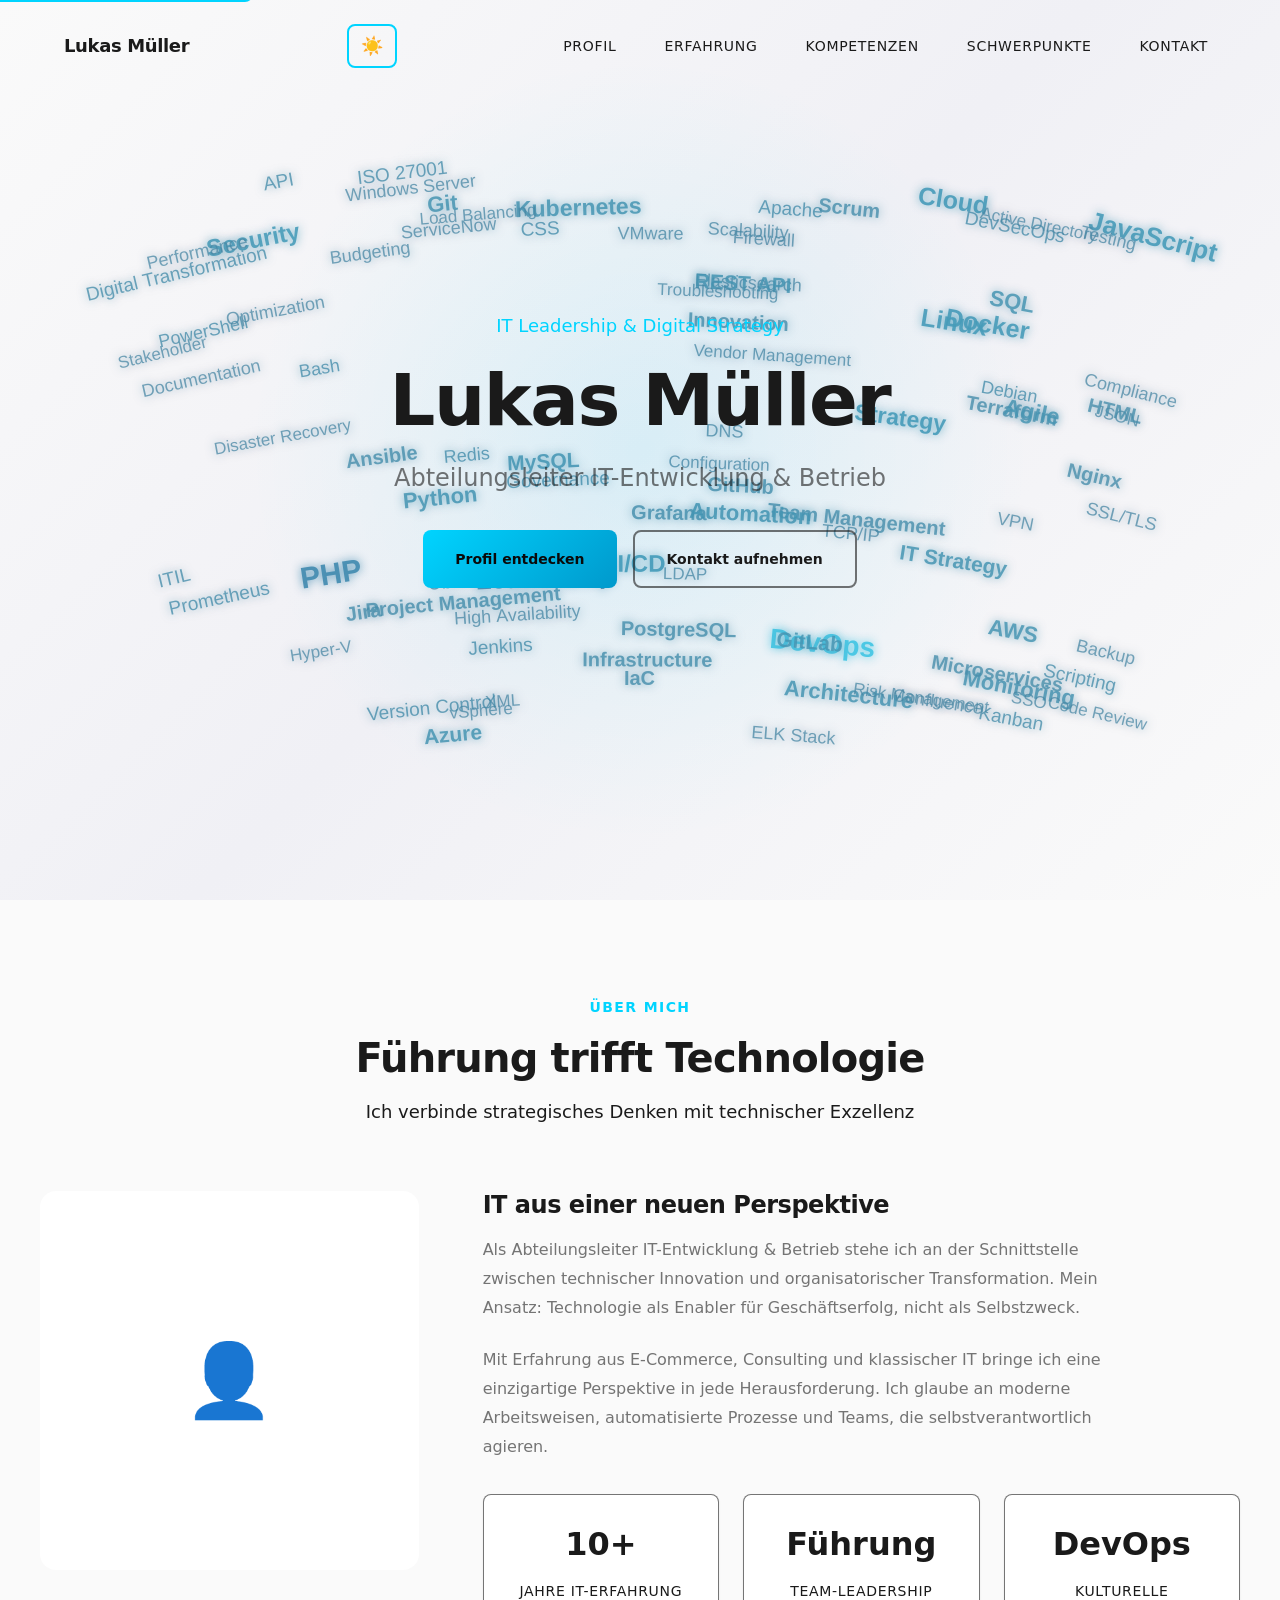
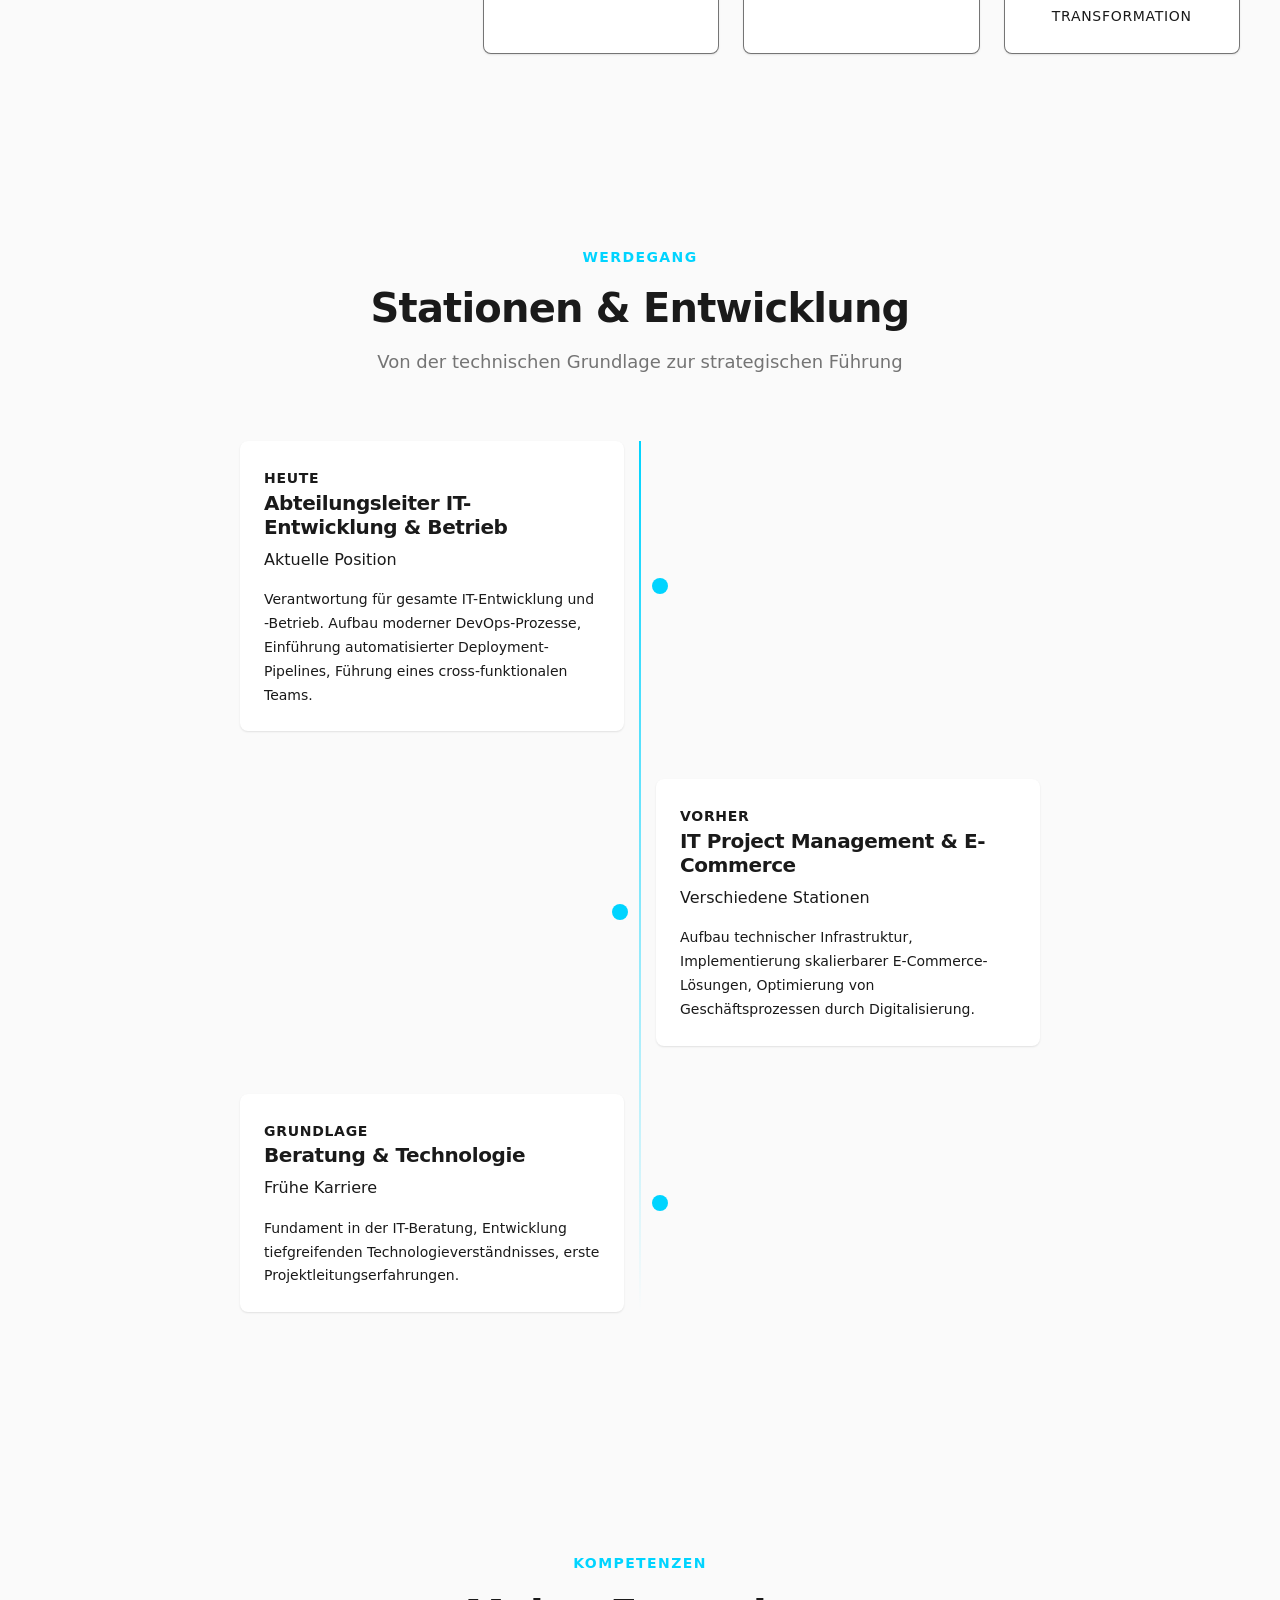
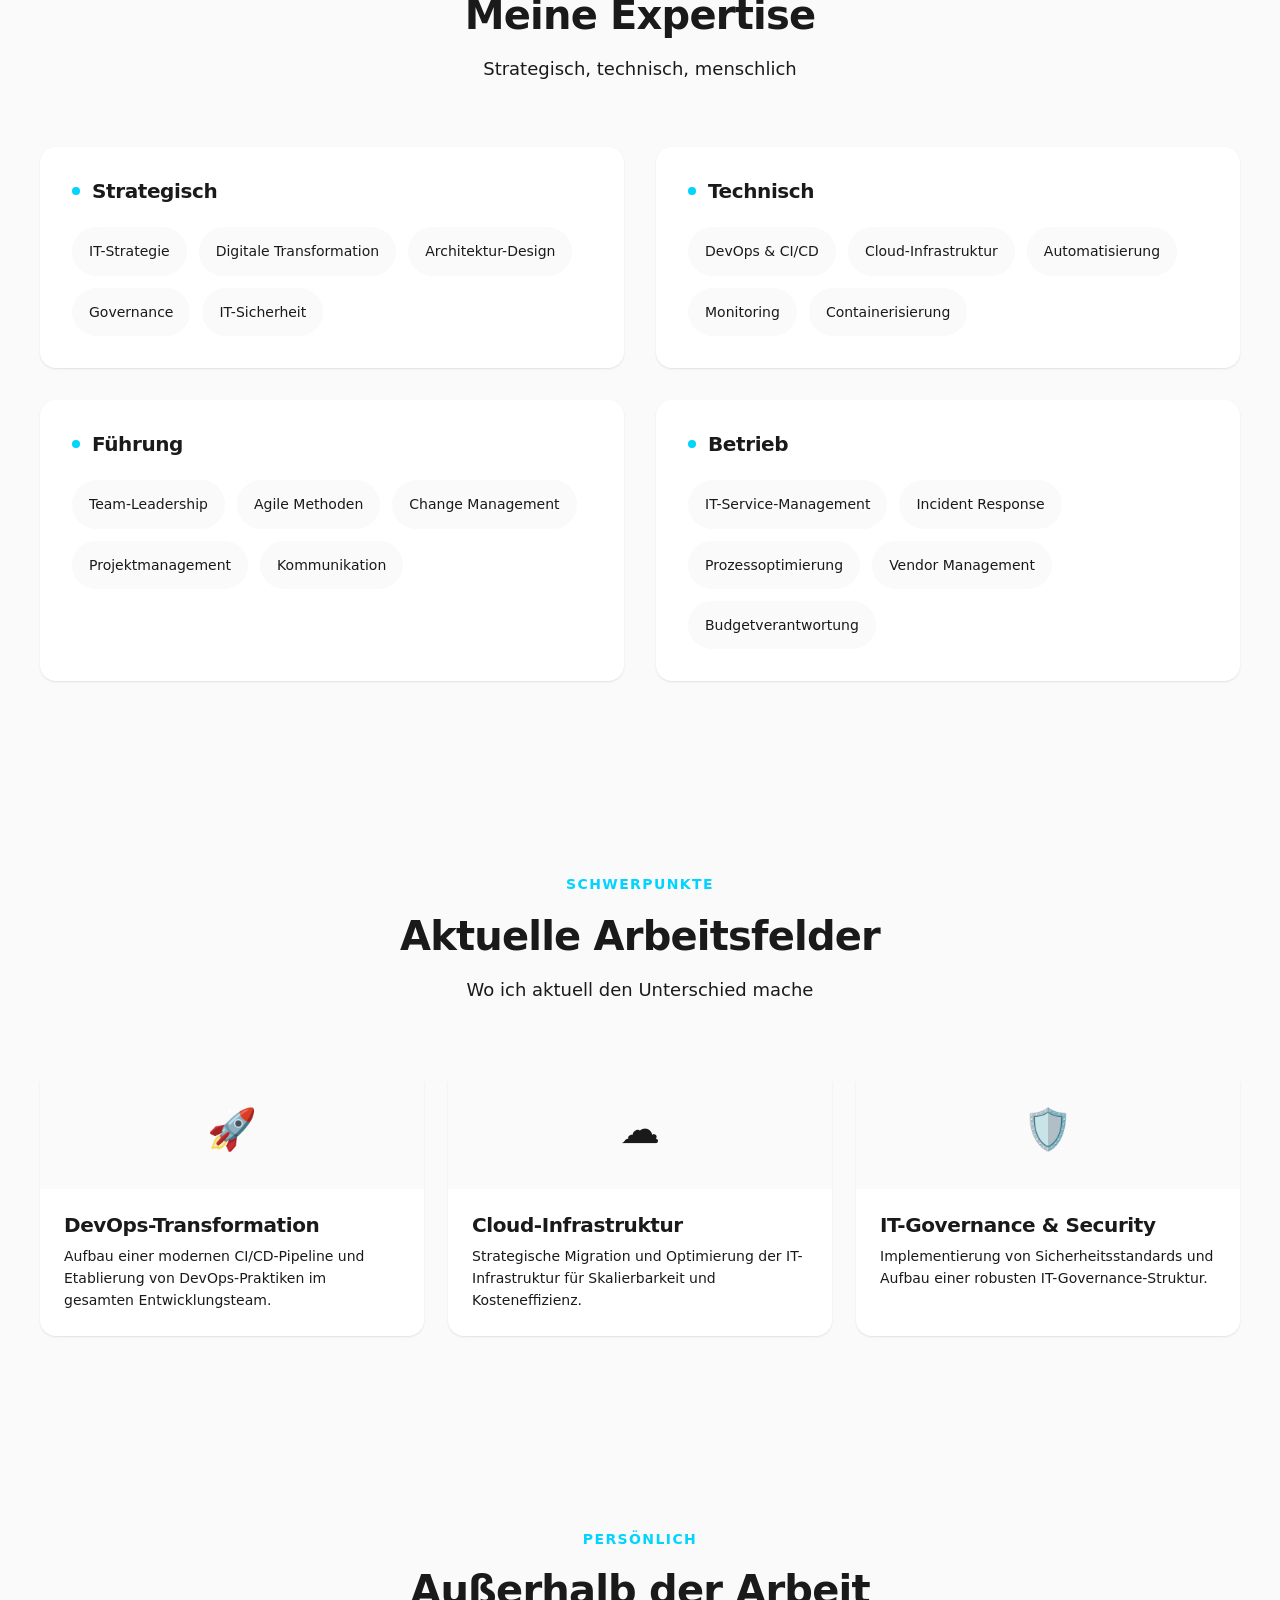
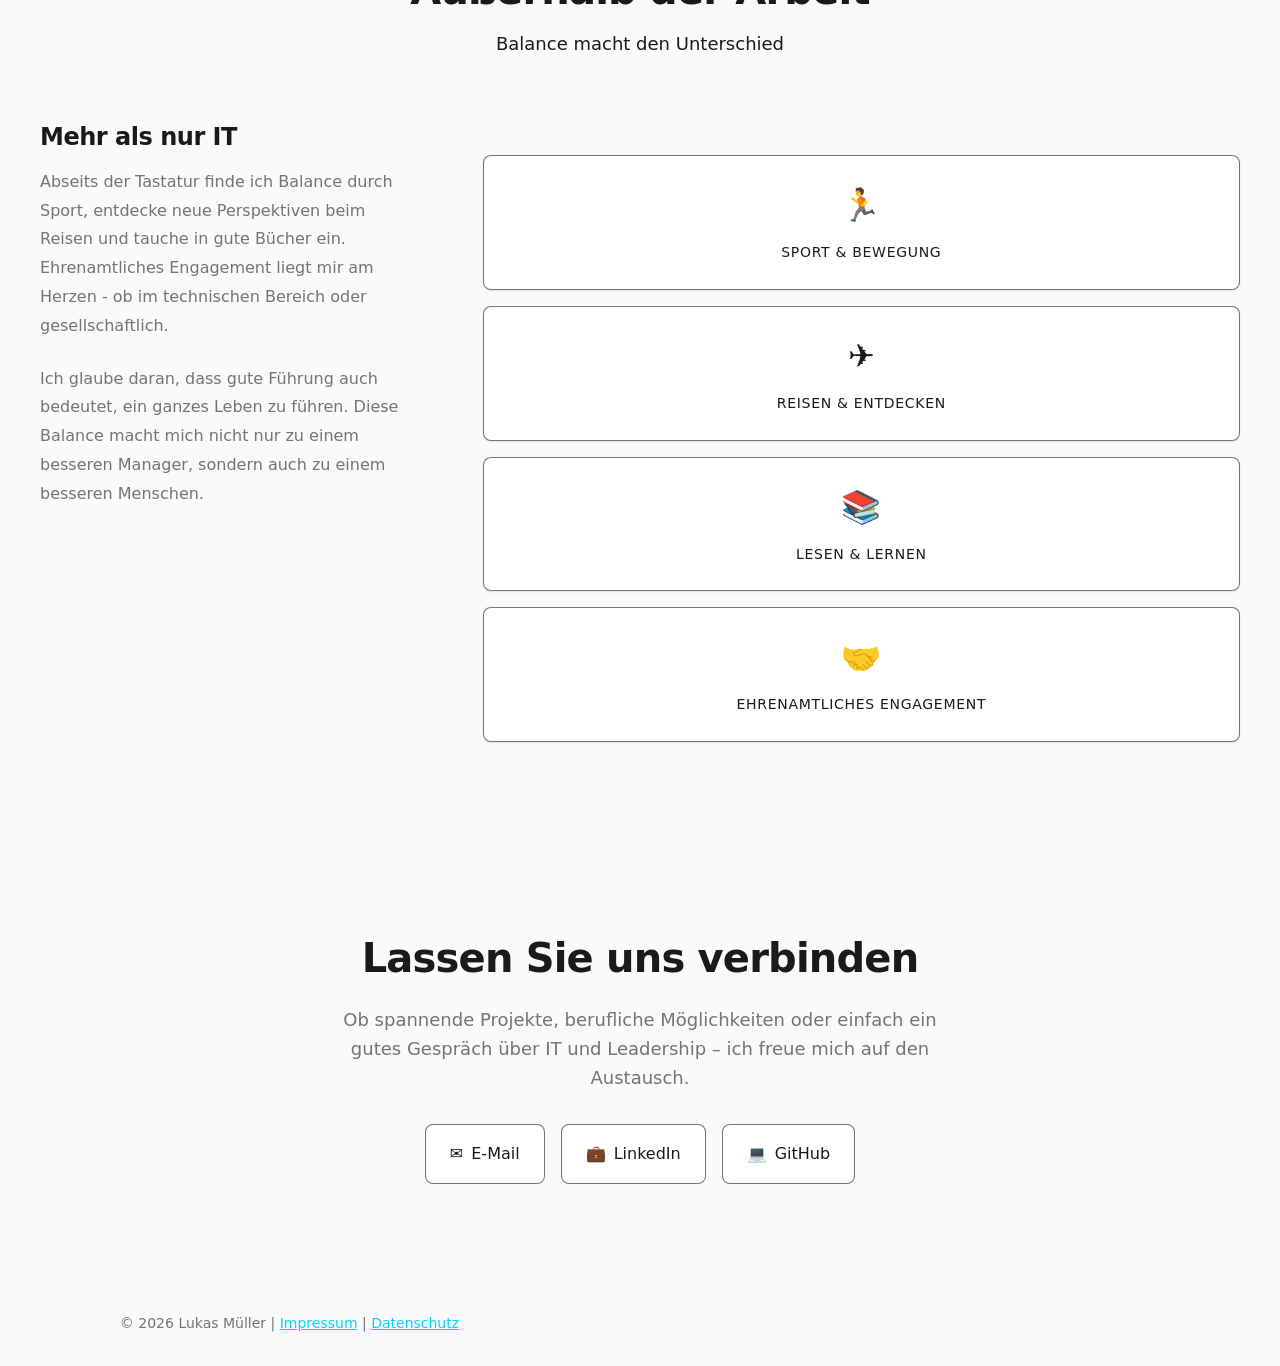
<file: index.html>
<!DOCTYPE html>
<html lang="de">
<head>
  <meta charset="UTF-8">
  <meta name="viewport" content="width=device-width, initial-scale=1.0">
  <meta name="description" content="Lukas Müller - Abteilungsleiter IT-Entwicklung & Betrieb. IT Leadership, DevOps, Strategie und digitale Transformation.">
  <meta name="theme-color" content="#0a0a0a">
  
  <!-- Open Graph / Social -->
  <meta property="og:title" content="Lukas Müller | IT Leadership & Digital Strategy">
  <meta property="og:description" content="Abteilungsleiter IT-Entwicklung & Betrieb. IT Leadership, DevOps, Strategie und digitale Transformation.">
  <meta property="og:type" content="website">
  <meta property="og:url" content="https://müller-lukas.de/">
  <meta property="og:image" content="https://müller-lukas.de/img/og-image.jpg">
  <meta property="og:locale" content="de_DE">
  <meta property="og:site_name" content="Lukas Müller">
  
  <!-- Twitter Card -->
  <meta name="twitter:card" content="summary_large_image">
  <meta name="twitter:title" content="Lukas Müller | IT Leadership & Digital Strategy">
  <meta name="twitter:description" content="Abteilungsleiter IT-Entwicklung & Betrieb. IT Leadership, DevOps, Strategie.">
  
  <title>Lukas Müller | IT Leadership & Digital Strategy</title>
  
  <link rel="icon" type="image/svg+xml" href="favicon.svg">
  <!-- PNG Fallback for older browsers -->
  <link rel="icon" type="image/png" sizes="32x32" href="favicon-32x32.png">
  
  <!-- No-JS Fallback -->
  <noscript><style>.reveal, .reveal-left, .reveal-right { opacity: 1 !important; transform: none !important; }</style></noscript>
  
  <link rel="preconnect" href="https://fonts.googleapis.com">
  <link rel="preconnect" href="https://fonts.gstatic.com" crossorigin>
  <link href="https://fonts.googleapis.com/css2?family=Inter:wght@300;400;500;600;700&display=swap" rel="stylesheet">
  <link rel="stylesheet" href="css/style.css">
  
  <!-- Security/Privacy Meta-Tags -->
  <meta http-equiv="Content-Security-Policy" content="default-src 'self'; script-src 'self' 'unsafe-inline'; style-src 'self' 'unsafe-inline' https://fonts.googleapis.com; img-src 'self' data:; font-src 'self' https://fonts.gstatic.com; connect-src 'self'; media-src 'self'; object-src 'none'; base-uri 'self'; form-action 'self';">
  <meta name="referrer" content="strict-origin-when-cross-origin">
</head>
<body data-theme="dark">
  <!-- Preloader -->
  <div id="preloader" class="preloader" aria-hidden="true">
    <div class="preloader-content">
      <span class="preloader-icon">LM</span>
      <span class="preloader-text">Loading...</span>
    </div>
  </div>
  
  <a href="#main" class="skip-link">Zum Hauptinhalt springen</a>
  
  <!-- Navigation -->
  <nav class="nav" role="navigation" aria-label="Hauptnavigation">
    <div class="nav-container">
      <a href="#" class="nav-logo" aria-label="Lukas Müller - Zur Startseite">Lukas Müller</a>
      
      <div class="nav-actions" style="display: flex; align-items: center; gap: var(--space-4);">
        <button id="theme-toggle" class="theme-toggle" aria-label="Dark Mode umschalten" title="Dark Mode umschalten">
          <span class="theme-icon-light">☀️</span>
          <span class="theme-icon-dark">🌙</span>
        </button>
        
        <button class="nav-toggle" aria-label="Menü öffnen" aria-expanded="false" aria-controls="nav-menu">
          <span></span>
          <span></span>
          <span></span>
        </button>
      </div>
      
      <ul class="nav-links" id="nav-menu" role="menubar">
        <li role="none"><a href="#about" role="menuitem">Profil</a></li>
        <li role="none"><a href="#experience" role="menuitem">Erfahrung</a></li>
        <li role="none"><a href="#skills" role="menuitem">Kompetenzen</a></li>
        <li role="none"><a href="#projects" role="menuitem">Schwerpunkte</a></li>
        <li role="none"><a href="#contact" role="menuitem">Kontakt</a></li>
      </ul>
    </div>
  </nav>

  <main id="main">
    <!-- Hero Section -->
    <header class="hero" role="banner">
      <canvas id="wordcloud-canvas" class="hero-wordcloud" aria-hidden="true"></canvas>
      <div class="hero-content">
        <p class="hero-greeting">IT Leadership & Digital Strategy</p>
        <h1 class="hero-name">Lukas Müller</h1>
        <p class="hero-title">Abteilungsleiter IT-Entwicklung & Betrieb</p>
        <div class="hero-cta">
          <a href="#about" class="btn btn-primary">Profil entdecken</a>
          <a href="#contact" class="btn btn-secondary">Kontakt aufnehmen</a>
        </div>
      </div>
    </header>

    <!-- About Section -->
    <section id="about" class="section section-light" aria-labelledby="about-heading">
      <div class="section-container">
        <div class="section-header reveal">
          <span class="section-label">Über mich</span>
          <h2 id="about-heading" class="section-title">Führung trifft Technologie</h2>
          <p class="section-subtitle">Ich verbinde strategisches Denken mit technischer Exzellenz</p>
        </div>
        
        <div class="about-grid">
          <div class="about-image reveal-left">
            <div class="about-image-placeholder" role="img" aria-label="Profilbild Platzhalter">👤</div>
          </div>
          
          <div class="about-text reveal-right">
            <h3>IT aus einer neuen Perspektive</h3>
            <p>Als Abteilungsleiter IT-Entwicklung & Betrieb stehe ich an der Schnittstelle zwischen technischer Innovation und organisatorischer Transformation. Mein Ansatz: Technologie als Enabler für Geschäftserfolg, nicht als Selbstzweck.</p>
            <p>Mit Erfahrung aus E-Commerce, Consulting und klassischer IT bringe ich eine einzigartige Perspektive in jede Herausforderung. Ich glaube an moderne Arbeitsweisen, automatisierte Prozesse und Teams, die selbstverantwortlich agieren.</p>
            
            <div class="about-highlights">
              <div class="highlight-item">
                <span class="highlight-number">10+</span>
                <span class="highlight-label">Jahre IT-Erfahrung</span>
              </div>
              <div class="highlight-item">
                <span class="highlight-number">Führung</span>
                <span class="highlight-label">Team-Leadership</span>
              </div>
              <div class="highlight-item">
                <span class="highlight-number">DevOps</span>
                <span class="highlight-label">Kulturelle Transformation</span>
              </div>
            </div>
          </div>
        </div>
      </div>
    </section>

    <!-- Experience Section -->
    <section id="experience" class="section section-dark" aria-labelledby="experience-heading">
      <div class="section-container">
        <div class="section-header reveal">
          <span class="section-label">Werdegang</span>
          <h2 id="experience-heading" class="section-title">Stationen & Entwicklung</h2>
          <p class="section-subtitle">Von der technischen Grundlage zur strategischen Führung</p>
        </div>
        
        <div class="timeline">
          <div class="timeline-item reveal">
            <div class="timeline-content">
              <span class="timeline-period">Heute</span>
              <h3 class="timeline-title">Abteilungsleiter IT-Entwicklung & Betrieb</h3>
              <p class="timeline-company">Aktuelle Position</p>
              <p class="timeline-description">Verantwortung für gesamte IT-Entwicklung und -Betrieb. Aufbau moderner DevOps-Prozesse, Einführung automatisierter Deployment-Pipelines, Führung eines cross-funktionalen Teams.</p>
            </div>
          </div>
          
          <div class="timeline-item reveal">
            <div class="timeline-content">
              <span class="timeline-period">Vorher</span>
              <h3 class="timeline-title">IT Project Management & E-Commerce</h3>
              <p class="timeline-company">Verschiedene Stationen</p>
              <p class="timeline-description">Aufbau technischer Infrastruktur, Implementierung skalierbarer E-Commerce-Lösungen, Optimierung von Geschäftsprozessen durch Digitalisierung.</p>
            </div>
          </div>
          
          <div class="timeline-item reveal">
            <div class="timeline-content">
              <span class="timeline-period">Grundlage</span>
              <h3 class="timeline-title">Beratung & Technologie</h3>
              <p class="timeline-company">Frühe Karriere</p>
              <p class="timeline-description">Fundament in der IT-Beratung, Entwicklung tiefgreifenden Technologieverständnisses, erste Projektleitungserfahrungen.</p>
            </div>
          </div>
        </div>
      </div>
    </section>

    <!-- Skills Section -->
    <section id="skills" class="section section-light" aria-labelledby="skills-heading">
      <div class="section-container">
        <div class="section-header reveal">
          <span class="section-label">Kompetenzen</span>
          <h2 id="skills-heading" class="section-title">Meine Expertise</h2>
          <p class="section-subtitle">Strategisch, technisch, menschlich</p>
        </div>
        
        <div class="skills-grid">
          <div class="skill-category reveal">
            <h3 class="skill-category-title">Strategisch</h3>
            <div class="skill-list">
              <span class="skill-item">IT-Strategie</span>
              <span class="skill-item">Digitale Transformation</span>
              <span class="skill-item">Architektur-Design</span>
              <span class="skill-item">Governance</span>
              <span class="skill-item">IT-Sicherheit</span>
            </div>
          </div>
          
          <div class="skill-category reveal">
            <h3 class="skill-category-title">Technisch</h3>
            <div class="skill-list">
              <span class="skill-item">DevOps & CI/CD</span>
              <span class="skill-item">Cloud-Infrastruktur</span>
              <span class="skill-item">Automatisierung</span>
              <span class="skill-item">Monitoring</span>
              <span class="skill-item">Containerisierung</span>
            </div>
          </div>
          
          <div class="skill-category reveal">
            <h3 class="skill-category-title">Führung</h3>
            <div class="skill-list">
              <span class="skill-item">Team-Leadership</span>
              <span class="skill-item">Agile Methoden</span>
              <span class="skill-item">Change Management</span>
              <span class="skill-item">Projektmanagement</span>
              <span class="skill-item">Kommunikation</span>
            </div>
          </div>
          
          <div class="skill-category reveal">
            <h3 class="skill-category-title">Betrieb</h3>
            <div class="skill-list">
              <span class="skill-item">IT-Service-Management</span>
              <span class="skill-item">Incident Response</span>
              <span class="skill-item">Prozessoptimierung</span>
              <span class="skill-item">Vendor Management</span>
              <span class="skill-item">Budgetverantwortung</span>
            </div>
          </div>
        </div>
      </div>
    </section>

    <!-- Projects Section -->
    <section id="projects" class="section section-light" aria-labelledby="projects-heading">
      <div class="section-container">
        <div class="section-header reveal">
          <span class="section-label">Schwerpunkte</span>
          <h2 id="projects-heading" class="section-title">Aktuelle Arbeitsfelder</h2>
          <p class="section-subtitle">Wo ich aktuell den Unterschied mache</p>
        </div>
        
        <div class="projects-grid">
          <article class="project-card reveal">
            <div class="project-icon" aria-hidden="true">🚀</div>
            <div class="project-content">
              <h3 class="project-title">DevOps-Transformation</h3>
              <p class="project-description">Aufbau einer modernen CI/CD-Pipeline und Etablierung von DevOps-Praktiken im gesamten Entwicklungsteam.</p>
            </div>
          </article>
          
          <article class="project-card reveal">
            <div class="project-icon" aria-hidden="true">☁️</div>
            <div class="project-content">
              <h3 class="project-title">Cloud-Infrastruktur</h3>
              <p class="project-description">Strategische Migration und Optimierung der IT-Infrastruktur für Skalierbarkeit und Kosteneffizienz.</p>
            </div>
          </article>
          
          <article class="project-card reveal">
            <div class="project-icon" aria-hidden="true">🛡️</div>
            <div class="project-content">
              <h3 class="project-title">IT-Governance & Security</h3>
              <p class="project-description">Implementierung von Sicherheitsstandards und Aufbau einer robusten IT-Governance-Struktur.</p>
            </div>
          </article>
        </div>
      </div>
    </section>

    <!-- Personal Section -->
    <section id="personal" class="section section-light" aria-labelledby="personal-heading">
      <div class="section-container">
        <div class="section-header reveal">
          <span class="section-label">Persönlich</span>
          <h2 id="personal-heading" class="section-title">Außerhalb der Arbeit</h2>
          <p class="section-subtitle">Balance macht den Unterschied</p>
        </div>
        
        <div class="about-grid">
          <div class="about-text reveal-left">
            <h3>Mehr als nur IT</h3>
            <p>Abseits der Tastatur finde ich Balance durch Sport, entdecke neue Perspektiven beim Reisen und tauche in gute Bücher ein. Ehrenamtliches Engagement liegt mir am Herzen - ob im technischen Bereich oder gesellschaftlich.</p>
            <p>Ich glaube daran, dass gute Führung auch bedeutet, ein ganzes Leben zu führen. Diese Balance macht mich nicht nur zu einem besseren Manager, sondern auch zu einem besseren Menschen.</p>
          </div>
          
          <div class="about-image reveal-right">
            <div class="about-highlights" style="display: flex; flex-direction: column; gap: var(--space-4);">
              <div class="highlight-item">
                <span class="highlight-number">🏃</span>
                <span class="highlight-label">Sport & Bewegung</span>
              </div>
              <div class="highlight-item">
                <span class="highlight-number">✈️</span>
                <span class="highlight-label">Reisen & Entdecken</span>
              </div>
              <div class="highlight-item">
                <span class="highlight-number">📚</span>
                <span class="highlight-label">Lesen & Lernen</span>
              </div>
              <div class="highlight-item">
                <span class="highlight-number">🤝</span>
                <span class="highlight-label">Ehrenamtliches Engagement</span>
              </div>
            </div>
          </div>
        </div>
      </div>
    </section>

    <!-- Contact Section -->
    <section id="contact" class="section contact" aria-labelledby="contact-heading">
      <div class="section-container">
        <div class="reveal">
          <h2 id="contact-heading" class="contact-title">Lassen Sie uns verbinden</h2>
          <p class="contact-text">Ob spannende Projekte, berufliche Möglichkeiten oder einfach ein gutes Gespräch über IT und Leadership – ich freue mich auf den Austausch.</p>
          
          <div class="contact-links">
            <!-- Privacy: Only professional email, no phone, no address -->
            <a href="#" id="email-link" class="contact-link" aria-label="E-Mail senden">
              <span>✉️</span> E-Mail
            </a>
            <a href="https://www.linkedin.com/in/lukas-mueller-it/" class="contact-link" target="_blank" rel="noopener noreferrer" aria-label="LinkedIn Profil">
              <span>💼</span> LinkedIn
            </a>
            <a href="https://github.com/muellerlukas1809" class="contact-link" target="_blank" rel="noopener noreferrer" aria-label="GitHub Profil">
              <span>💻</span> GitHub
            </a>
          </div>
        </div>
      </div>
    </section>
  </main>

  <!-- Footer -->
  <footer class="footer" role="contentinfo">
    <div class="container" style="text-align: center;">
      <p style="margin: 0;">&copy; 2026 Lukas Müller | <a href="impressum.html" style="color: var(--color-accent);">Impressum</a> | <a href="datenschutz.html" style="color: var(--color-accent);">Datenschutz</a></p>
    </div>
  </footer>

  <script src="js/main.js"></script>
  <script src="js/wordcloud.js"></script>
  
  <!-- Service Worker Registration -->
  <script>
    if ('serviceWorker' in navigator) {
      window.addEventListener('load', () => {
        navigator.serviceWorker.register('sw.js')
          .then((registration) => {
            console.log('[SW] Registered:', registration.scope);
          })
          .catch((error) => {
            console.log('[SW] Registration failed:', error);
          });
      });
    }
  </script>
  
  <!-- Email obfuscation - Spam protection -->
  <script>
    (function() {
      var user = 'mueller.lukas1809+website';
      var domain = 'gmail.com';
      var emailLink = document.getElementById('email-link');
      if (emailLink) {
        emailLink.href = 'mailto:' + user + '@' + domain;
        emailLink.addEventListener('click', function(e) {
          e.preventDefault();
          window.location.href = 'mailto:' + user + '@' + domain;
        });
      }
    })();
  </script>
  
  <!-- Dark Mode Toggle -->
  <script>
    (function() {
      const toggle = document.getElementById('theme-toggle');
      const body = document.body;
      
      // Check for saved preference
      const savedTheme = localStorage.getItem('theme');
      const systemPrefersDark = window.matchMedia('(prefers-color-scheme: dark)').matches;
      
      // Set initial theme
      if (savedTheme) {
        body.setAttribute('data-theme', savedTheme);
      } else if (systemPrefersDark) {
        body.setAttribute('data-theme', 'dark');
      } else {
        body.setAttribute('data-theme', 'light');
      }
      
      // Toggle function
      if (toggle) {
        toggle.addEventListener('click', function() {
          const currentTheme = body.getAttribute('data-theme');
          const newTheme = currentTheme === 'dark' ? 'light' : 'dark';
          
          body.setAttribute('data-theme', newTheme);
          localStorage.setItem('theme', newTheme);
        });
      }
      
      // Listen for system changes (only if no manual preference saved)
      window.matchMedia('(prefers-color-scheme: dark)').addEventListener('change', function(e) {
        if (!localStorage.getItem('theme')) {
          body.setAttribute('data-theme', e.matches ? 'dark' : 'light');
        }
      });
    })();
  </script>
</body>
</html>
</file>
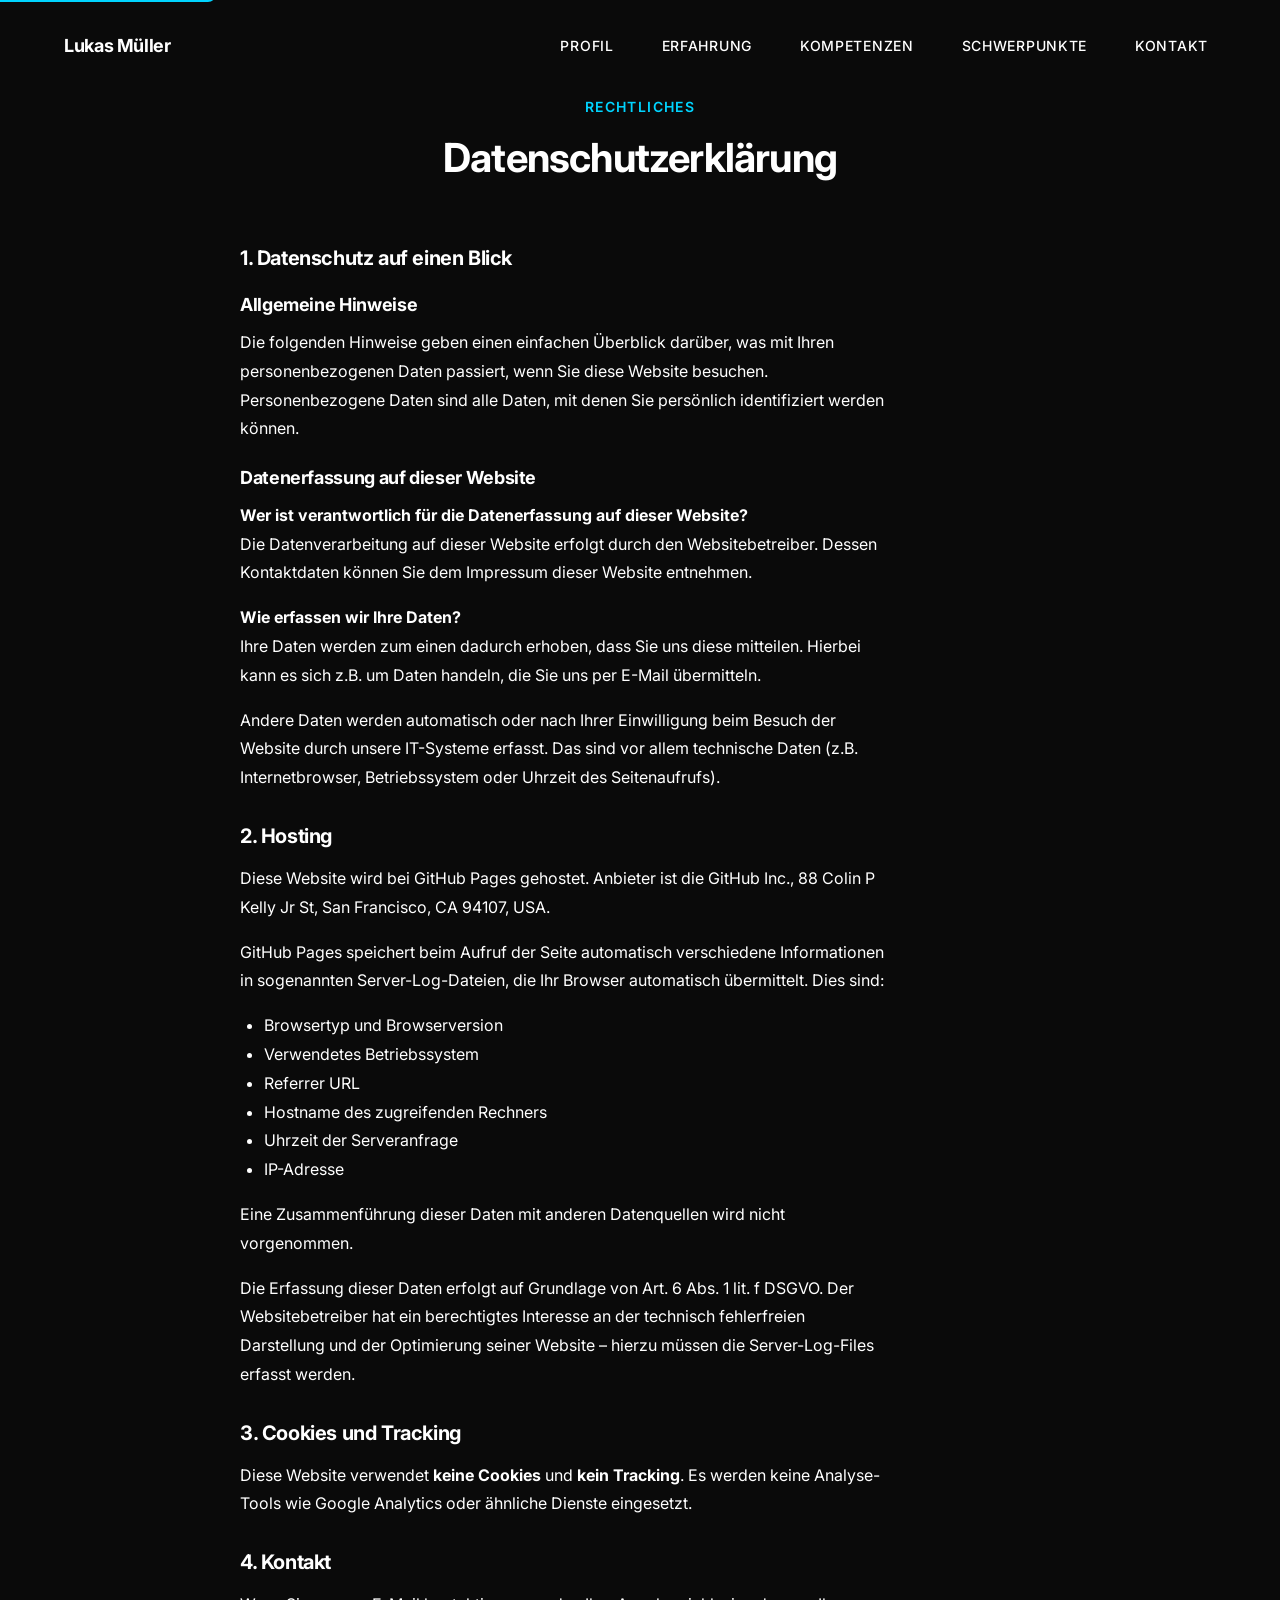
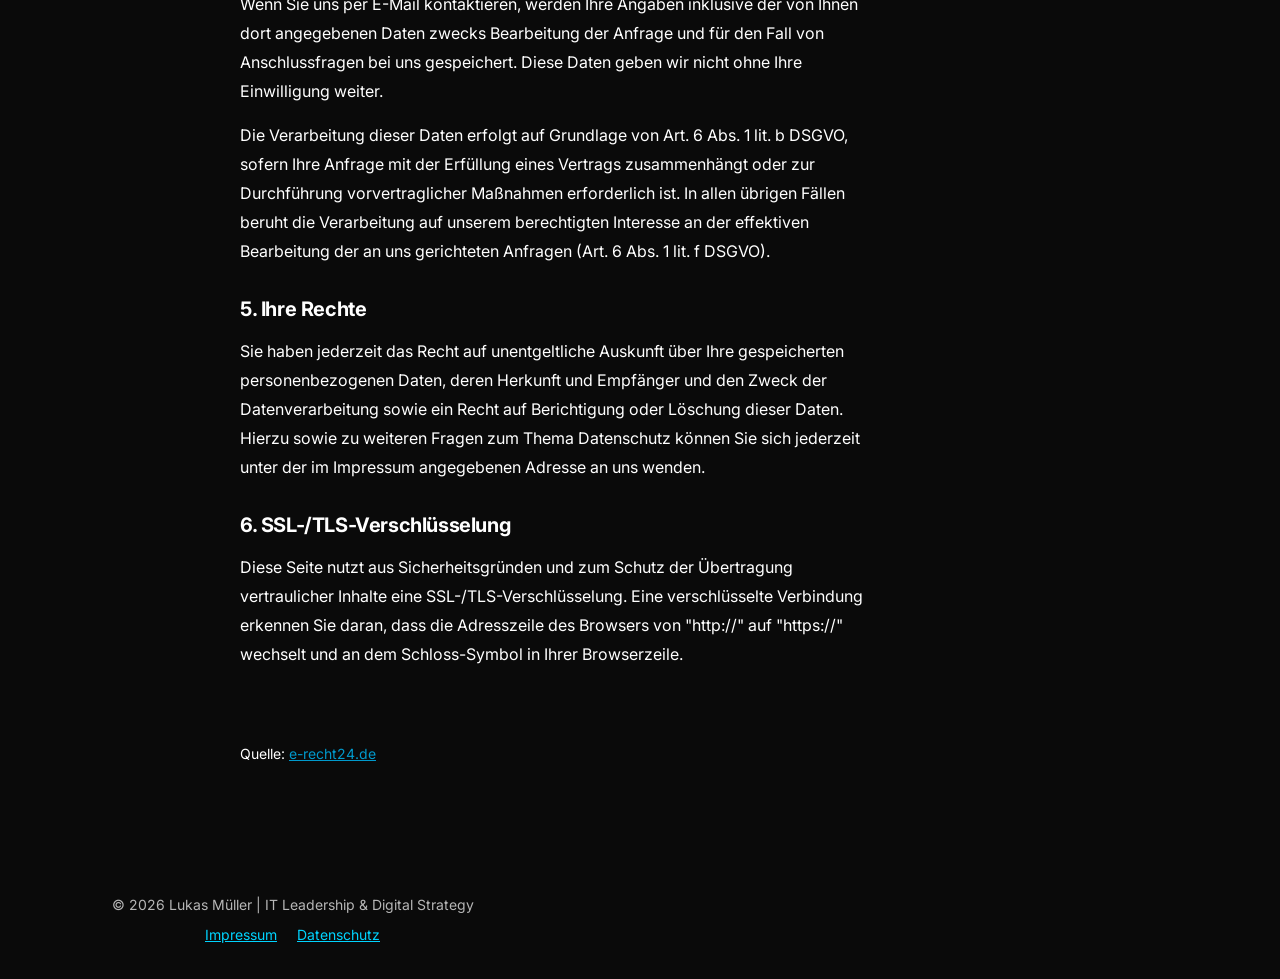
<file: datenschutz.html>
<!DOCTYPE html>
<html lang="de">
<head>
  <meta charset="UTF-8">
  <meta name="viewport" content="width=device-width, initial-scale=1.0">
  <meta name="robots" content="noindex, follow">
  <title>Datenschutzerklärung | Lukas Müller</title>
  <link rel="preconnect" href="https://fonts.googleapis.com">
  <link rel="preconnect" href="https://fonts.gstatic.com" crossorigin>
  <link href="https://fonts.googleapis.com/css2?family=Inter:wght@300;400;500;600;700&display=swap" rel="stylesheet">
  <link rel="stylesheet" href="css/style.css">
</head>
<body data-theme="dark">
  <a href="#main" class="skip-link">Zum Hauptinhalt springen</a>
  
  <!-- Navigation -->
  <nav class="nav" role="navigation" aria-label="Hauptnavigation">
    <div class="nav-container">
      <a href="index.html" class="nav-logo" aria-label="Lukas Müller - Zur Startseite">Lukas Müller</a>
      
      <button class="nav-toggle" aria-label="Menü öffnen" aria-expanded="false" aria-controls="nav-menu">
        <span></span>
        <span></span>
        <span></span>
      </button>
      
      <ul class="nav-links" id="nav-menu" role="menubar">
        <li role="none"><a href="index.html#about" role="menuitem">Profil</a></li>
        <li role="none"><a href="index.html#experience" role="menuitem">Erfahrung</a></li>
        <li role="none"><a href="index.html#skills" role="menuitem">Kompetenzen</a></li>
        <li role="none"><a href="index.html#projects" role="menuitem">Schwerpunkte</a></li>
        <li role="none"><a href="index.html#contact" role="menuitem">Kontakt</a></li>
      </ul>
    </div>
  </nav>

  <main id="main">
    <section class="section section-light" aria-labelledby="datenschutz-heading">
      <div class="section-container" style="max-width: 800px;">
        <div class="section-header reveal">
          <span class="section-label">Rechtliches</span>
          <h1 id="datenschutz-heading" class="section-title">Datenschutzerklärung</h1>
        </div>

        <div class="reveal" style="line-height: 1.8;">
          <h2 style="font-size: var(--font-size-xl); margin: var(--space-8) 0 var(--space-4);">1. Datenschutz auf einen Blick</h2>
          
          <h3 style="font-size: var(--font-size-lg); margin: var(--space-6) 0 var(--space-3);">Allgemeine Hinweise</h3>
          <p style="margin-bottom: var(--space-4);">
            Die folgenden Hinweise geben einen einfachen Überblick darüber, was mit Ihren personenbezogenen Daten passiert, wenn Sie diese Website besuchen. Personenbezogene Daten sind alle Daten, mit denen Sie persönlich identifiziert werden können.
          </p>

          <h3 style="font-size: var(--font-size-lg); margin: var(--space-6) 0 var(--space-3);">Datenerfassung auf dieser Website</h3>
          <p style="margin-bottom: var(--space-4);">
            <strong>Wer ist verantwortlich für die Datenerfassung auf dieser Website?</strong><br>
            Die Datenverarbeitung auf dieser Website erfolgt durch den Websitebetreiber. Dessen Kontaktdaten können Sie dem Impressum dieser Website entnehmen.
          </p>
          
          <p style="margin-bottom: var(--space-4);">
            <strong>Wie erfassen wir Ihre Daten?</strong><br>
            Ihre Daten werden zum einen dadurch erhoben, dass Sie uns diese mitteilen. Hierbei kann es sich z.B. um Daten handeln, die Sie uns per E-Mail übermitteln.
          </p>
          
          <p style="margin-bottom: var(--space-4);">
            Andere Daten werden automatisch oder nach Ihrer Einwilligung beim Besuch der Website durch unsere IT-Systeme erfasst. Das sind vor allem technische Daten (z.B. Internetbrowser, Betriebssystem oder Uhrzeit des Seitenaufrufs).
          </p>

          <h2 style="font-size: var(--font-size-xl); margin: var(--space-8) 0 var(--space-4);">2. Hosting</h2>
          
          <p style="margin-bottom: var(--space-4);">
            Diese Website wird bei GitHub Pages gehostet. Anbieter ist die GitHub Inc., 88 Colin P Kelly Jr St, San Francisco, CA 94107, USA.
          </p>
          
          <p style="margin-bottom: var(--space-4);">
            GitHub Pages speichert beim Aufruf der Seite automatisch verschiedene Informationen in sogenannten Server-Log-Dateien, die Ihr Browser automatisch übermittelt. Dies sind:
          </p>
          
          <ul style="margin-left: var(--space-6); margin-bottom: var(--space-4);">
            <li>Browsertyp und Browserversion</li>
            <li>Verwendetes Betriebssystem</li>
            <li>Referrer URL</li>
            <li>Hostname des zugreifenden Rechners</li>
            <li>Uhrzeit der Serveranfrage</li>
            <li>IP-Adresse</li>
          </ul>
          
          <p style="margin-bottom: var(--space-4);">
            Eine Zusammenführung dieser Daten mit anderen Datenquellen wird nicht vorgenommen.
          </p>
          
          <p style="margin-bottom: var(--space-4);">
            Die Erfassung dieser Daten erfolgt auf Grundlage von Art. 6 Abs. 1 lit. f DSGVO. Der Websitebetreiber hat ein berechtigtes Interesse an der technisch fehlerfreien Darstellung und der Optimierung seiner Website – hierzu müssen die Server-Log-Files erfasst werden.
          </p>

          <h2 style="font-size: var(--font-size-xl); margin: var(--space-8) 0 var(--space-4);">3. Cookies und Tracking</h2>
          
          <p style="margin-bottom: var(--space-4);">
            Diese Website verwendet <strong>keine Cookies</strong> und <strong>kein Tracking</strong>. Es werden keine Analyse-Tools wie Google Analytics oder ähnliche Dienste eingesetzt.
          </p>

          <h2 style="font-size: var(--font-size-xl); margin: var(--space-8) 0 var(--space-4);">4. Kontakt</h2>
          
          <p style="margin-bottom: var(--space-4);">
            Wenn Sie uns per E-Mail kontaktieren, werden Ihre Angaben inklusive der von Ihnen dort angegebenen Daten zwecks Bearbeitung der Anfrage und für den Fall von Anschlussfragen bei uns gespeichert. Diese Daten geben wir nicht ohne Ihre Einwilligung weiter.
          </p>
          
          <p style="margin-bottom: var(--space-4);">
            Die Verarbeitung dieser Daten erfolgt auf Grundlage von Art. 6 Abs. 1 lit. b DSGVO, sofern Ihre Anfrage mit der Erfüllung eines Vertrags zusammenhängt oder zur Durchführung vorvertraglicher Maßnahmen erforderlich ist. In allen übrigen Fällen beruht die Verarbeitung auf unserem berechtigten Interesse an der effektiven Bearbeitung der an uns gerichteten Anfragen (Art. 6 Abs. 1 lit. f DSGVO).
          </p>

          <h2 style="font-size: var(--font-size-xl); margin: var(--space-8) 0 var(--space-4);">5. Ihre Rechte</h2>
          
          <p style="margin-bottom: var(--space-4);">
            Sie haben jederzeit das Recht auf unentgeltliche Auskunft über Ihre gespeicherten personenbezogenen Daten, deren Herkunft und Empfänger und den Zweck der Datenverarbeitung sowie ein Recht auf Berichtigung oder Löschung dieser Daten. Hierzu sowie zu weiteren Fragen zum Thema Datenschutz können Sie sich jederzeit unter der im Impressum angegebenen Adresse an uns wenden.
          </p>

          <h2 style="font-size: var(--font-size-xl); margin: var(--space-8) 0 var(--space-4);">6. SSL-/TLS-Verschlüsselung</h2>
          
          <p style="margin-bottom: var(--space-4);">
            Diese Seite nutzt aus Sicherheitsgründen und zum Schutz der Übertragung vertraulicher Inhalte eine SSL-/TLS-Verschlüsselung. Eine verschlüsselte Verbindung erkennen Sie daran, dass die Adresszeile des Browsers von "http://" auf "https://" wechselt und an dem Schloss-Symbol in Ihrer Browserzeile.
          </p>

          <p style="margin-top: var(--space-12); padding-top: var(--space-6); border-top: 1px solid var(--color-bg-dark); font-size: var(--font-size-sm); color: var(--color-text-light-muted);">
            Quelle: <a href="https://www.e-recht24.de" target="_blank" rel="noopener noreferrer" style="color: var(--color-accent-dark);">e-recht24.de</a>
          </p>
        </div>
      </div>
    </section>
  </main>

  <!-- Footer -->
  <footer class="footer" role="contentinfo">
    <div class="container">
      <p>&copy; 2026 Lukas Müller | IT Leadership & Digital Strategy</p>
      <p style="margin-top: var(--space-2); font-size: var(--font-size-sm);">
        <a href="impressum.html" style="color: var(--color-accent); margin-right: var(--space-4);">Impressum</a>
        <a href="datenschutz.html" style="color: var(--color-accent);">Datenschutz</a>
      </p>
    </div>
  </footer>

  <script src="js/main.js"></script>
</body>
</html>
</file>
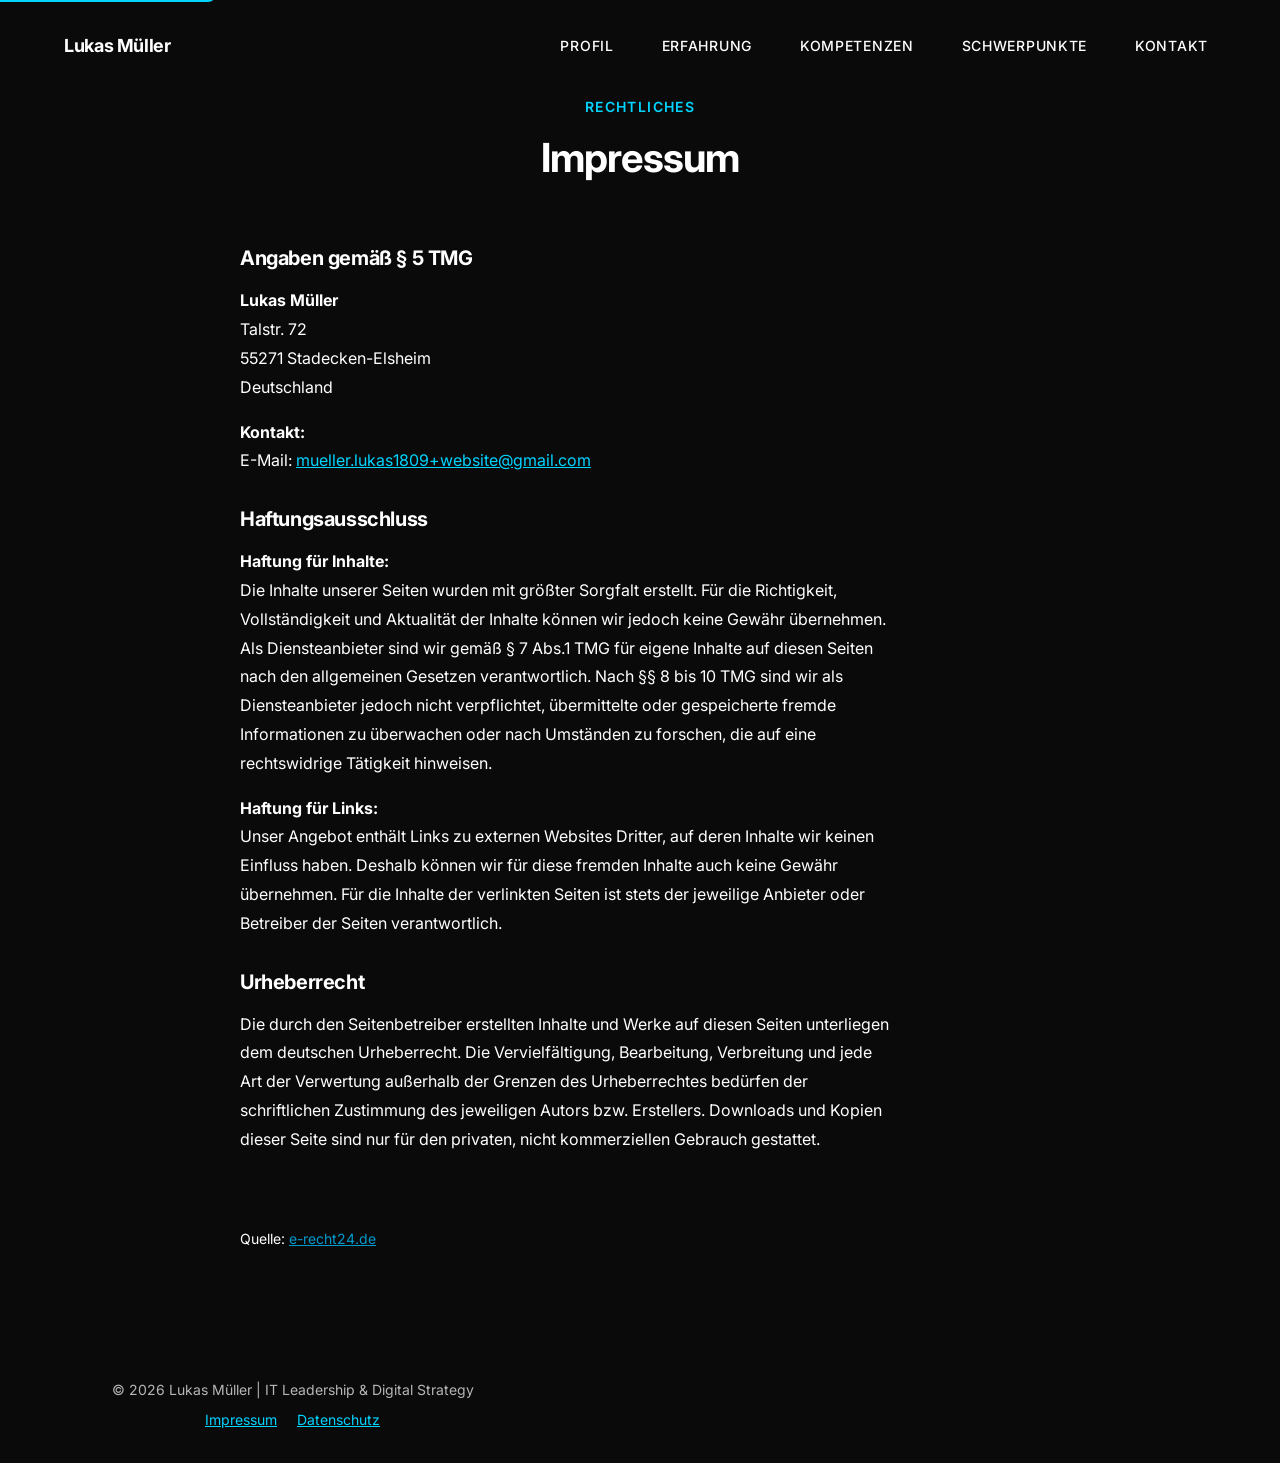
<file: impressum.html>
<!DOCTYPE html>
<html lang="de">
<head>
  <meta charset="UTF-8">
  <meta name="viewport" content="width=device-width, initial-scale=1.0">
  <meta name="robots" content="noindex, follow">
  <title>Impressum | Lukas Müller</title>
  <link rel="preconnect" href="https://fonts.googleapis.com">
  <link rel="preconnect" href="https://fonts.gstatic.com" crossorigin>
  <link href="https://fonts.googleapis.com/css2?family=Inter:wght@300;400;500;600;700&display=swap" rel="stylesheet">
  <link rel="stylesheet" href="css/style.css">
</head>
<body data-theme="dark">
  <a href="#main" class="skip-link">Zum Hauptinhalt springen</a>
  
  <!-- Navigation -->
  <nav class="nav" role="navigation" aria-label="Hauptnavigation">
    <div class="nav-container">
      <a href="index.html" class="nav-logo" aria-label="Lukas Müller - Zur Startseite">Lukas Müller</a>
      
      <button class="nav-toggle" aria-label="Menü öffnen" aria-expanded="false" aria-controls="nav-menu">
        <span></span>
        <span></span>
        <span></span>
      </button>
      
      <ul class="nav-links" id="nav-menu" role="menubar">
        <li role="none"><a href="index.html#about" role="menuitem">Profil</a></li>
        <li role="none"><a href="index.html#experience" role="menuitem">Erfahrung</a></li>
        <li role="none"><a href="index.html#skills" role="menuitem">Kompetenzen</a></li>
        <li role="none"><a href="index.html#projects" role="menuitem">Schwerpunkte</a></li>
        <li role="none"><a href="index.html#contact" role="menuitem">Kontakt</a></li>
      </ul>
    </div>
  </nav>

  <main id="main">
    <section class="section section-light" aria-labelledby="impressum-heading">
      <div class="section-container" style="max-width: 800px;">
        <div class="section-header reveal">
          <span class="section-label">Rechtliches</span>
          <h1 id="impressum-heading" class="section-title">Impressum</h1>
        </div>

        <div class="reveal" style="line-height: 1.8;">
          <h2 style="font-size: var(--font-size-xl); margin: var(--space-8) 0 var(--space-4);">Angaben gemäß § 5 TMG</h2>
          
          <p style="margin-bottom: var(--space-4);">
            <strong>Lukas Müller</strong><br>
            Talstr. 72<br>
            55271 Stadecken-Elsheim<br>
            Deutschland
          </p>
          
          <p style="margin-bottom: var(--space-4);">
            <strong>Kontakt:</strong><br>
            E-Mail: <span id="impressum-email"></span>
          </p>

          <h2 style="font-size: var(--font-size-xl); margin: var(--space-8) 0 var(--space-4);">Haftungsausschluss</h2>
          
          <p style="margin-bottom: var(--space-4);">
            <strong>Haftung für Inhalte:</strong><br>
            Die Inhalte unserer Seiten wurden mit größter Sorgfalt erstellt. Für die Richtigkeit, Vollständigkeit und Aktualität der Inhalte können wir jedoch keine Gewähr übernehmen. Als Diensteanbieter sind wir gemäß § 7 Abs.1 TMG für eigene Inhalte auf diesen Seiten nach den allgemeinen Gesetzen verantwortlich. Nach §§ 8 bis 10 TMG sind wir als Diensteanbieter jedoch nicht verpflichtet, übermittelte oder gespeicherte fremde Informationen zu überwachen oder nach Umständen zu forschen, die auf eine rechtswidrige Tätigkeit hinweisen.
          </p>
          
          <p style="margin-bottom: var(--space-4);">
            <strong>Haftung für Links:</strong><br>
            Unser Angebot enthält Links zu externen Websites Dritter, auf deren Inhalte wir keinen Einfluss haben. Deshalb können wir für diese fremden Inhalte auch keine Gewähr übernehmen. Für die Inhalte der verlinkten Seiten ist stets der jeweilige Anbieter oder Betreiber der Seiten verantwortlich.
          </p>

          <h2 style="font-size: var(--font-size-xl); margin: var(--space-8) 0 var(--space-4);">Urheberrecht</h2>
          
          <p style="margin-bottom: var(--space-4);">
            Die durch den Seitenbetreiber erstellten Inhalte und Werke auf diesen Seiten unterliegen dem deutschen Urheberrecht. Die Vervielfältigung, Bearbeitung, Verbreitung und jede Art der Verwertung außerhalb der Grenzen des Urheberrechtes bedürfen der schriftlichen Zustimmung des jeweiligen Autors bzw. Erstellers. Downloads und Kopien dieser Seite sind nur für den privaten, nicht kommerziellen Gebrauch gestattet.
          </p>

          <p style="margin-top: var(--space-12); padding-top: var(--space-6); border-top: 1px solid var(--color-bg-dark); font-size: var(--font-size-sm); color: var(--color-text-light-muted);">
            Quelle: <a href="https://www.e-recht24.de" target="_blank" rel="noopener noreferrer" style="color: var(--color-accent-dark);">e-recht24.de</a>
          </p>
        </div>
      </div>
    </section>
  </main>

  <!-- Footer -->
  <footer class="footer" role="contentinfo">
    <div class="container">
      <p>&copy; 2026 Lukas Müller | IT Leadership & Digital Strategy</p>
      <p style="margin-top: var(--space-2); font-size: var(--font-size-sm);">
        <a href="impressum.html" style="color: var(--color-accent); margin-right: var(--space-4);">Impressum</a>
        <a href="datenschutz.html" style="color: var(--color-accent);">Datenschutz</a>
      </p>
    </div>
  </footer>

  <script src="js/main.js"></script>
  
  <!-- Email obfuscation for Impressum -->
  <script>
    (function() {
      var user = 'mueller.lukas1809+website';
      var domain = 'gmail.com';
      var emailSpan = document.getElementById('impressum-email');
      if (emailSpan) {
        var emailLink = document.createElement('a');
        emailLink.href = 'mailto:' + user + '@' + domain;
        emailLink.textContent = user + '@' + domain;
        emailSpan.appendChild(emailLink);
      }
    })();
  </script>
</body>
</html>
</file>
<file: css/style.css>
/**
 * Lukas Müller - Personal Website
 * Premium Tech Leadership Design
 * Dark/Light Mode, Scroll Animations, Modern Typography
 * No external dependencies
 */

/* === CSS VARIABLES & DESIGN TOKENS === */
:root {
  /* Theme-aware Variables (Default: Auto/System) */
  --color-bg: #fafafa;
  --color-bg-elevated: #ffffff;
  --color-text: #1a1a1a;
  --color-text-muted: rgba(26, 26, 26, 0.6);
  /* Accent Colors */
  --color-accent: #00d4ff;
  --color-accent-dark: #0099cc;
  --color-accent-light: #66e0ff;
  
  /* Gradients */
  --gradient-hero: linear-gradient(135deg, #fafafa 0%, #f0f0f5 50%, #fafafa 100%);
  --gradient-accent: linear-gradient(135deg, #00d4ff 0%, #0099cc 100%);
  
  /* Typography */
  --font-primary: 'Inter', -apple-system, BlinkMacSystemFont, 'Segoe UI', system-ui, sans-serif;
  --font-mono: 'JetBrains Mono', 'Fira Code', monospace;
  
  --font-size-xs: 0.75rem;
  --font-size-sm: 0.875rem;
  --font-size-base: 1rem;
  --font-size-lg: 1.125rem;
  --font-size-xl: 1.25rem;
  --font-size-2xl: 1.5rem;
  --font-size-3xl: 2rem;
  --font-size-4xl: 2.5rem;
  --font-size-5xl: 3.5rem;
  --font-size-6xl: 4.5rem;
  
  --font-weight-light: 300;
  --font-weight-regular: 400;
  --font-weight-medium: 500;
  --font-weight-semibold: 600;
  --font-weight-bold: 700;
  
  /* Spacing */
  --space-1: 0.25rem;
  --space-2: 0.5rem;
  --space-3: 0.75rem;
  --space-4: 1rem;
  --space-5: 1.25rem;
  --space-6: 1.5rem;
  --space-8: 2rem;
  --space-10: 2.5rem;
  --space-12: 3rem;
  --space-16: 4rem;
  --space-20: 5rem;
  --space-24: 6rem;
  
  /* Animation */
  --transition-fast: 0.15s ease;
  --transition-base: 0.3s ease;
  --transition-slow: 0.5s ease;
  --transition-slower: 0.8s ease;
  
  /* Shadows */
  --shadow-sm: 0 1px 2px rgba(0, 0, 0, 0.1);
  --shadow-md: 0 4px 6px rgba(0, 0, 0, 0.1);
  --shadow-lg: 0 10px 15px rgba(0, 0, 0, 0.1);
  --shadow-xl: 0 20px 25px rgba(0, 0, 0, 0.15);
  --shadow-glow: 0 0 30px rgba(0, 212, 255, 0.3);
  
  /* Layout */
  --max-width: 1200px;
  --border-radius: 0.5rem;
  --border-radius-lg: 1rem;
}

/* === DARK MODE === */
[data-theme="dark"] {
  --color-bg: #0a0a0a;
  --color-bg-elevated: #141414;
  --color-text: #ffffff;
  --color-text-muted: rgba(255, 255, 255, 0.7);
  --gradient-hero: linear-gradient(135deg, #0a0a0a 0%, #1a1a2e 50%, #0a0a0a 100%);
  --shadow-sm: 0 1px 2px rgba(0, 0, 0, 0.3);
  --shadow-md: 0 4px 6px rgba(0, 0, 0, 0.4);
  --shadow-lg: 0 10px 15px rgba(0, 0, 0, 0.5);
  --shadow-xl: 0 20px 25px rgba(0, 0, 0, 0.6);
}

/* === LIGHT MODE === */
[data-theme="light"] {
  --color-bg: #fafafa;
  --color-bg-elevated: #ffffff;
  --color-text: #1a1a1a;
  --color-text-muted: rgba(26, 26, 26, 0.6);
  --gradient-hero: linear-gradient(135deg, #fafafa 0%, #f0f0f5 50%, #fafafa 100%);
  --shadow-sm: 0 1px 2px rgba(0, 0, 0, 0.1);
  --shadow-md: 0 4px 6px rgba(0, 0, 0, 0.1);
  --shadow-lg: 0 10px 15px rgba(0, 0, 0, 0.1);
  --shadow-xl: 0 20px 25px rgba(0, 0, 0, 0.15);
}

/* === SYSTEM PREFERENCE (Default) === */
@media (prefers-color-scheme: dark) {
  :root:not([data-theme="light"]) {
    --color-bg: #0a0a0a;
    --color-bg-elevated: #141414;
    --color-text: #ffffff;
    --color-text-muted: rgba(255, 255, 255, 0.7);
    --gradient-hero: linear-gradient(135deg, #0a0a0a 0%, #1a1a2e 50%, #0a0a0a 100%);
    --shadow-sm: 0 1px 2px rgba(0, 0, 0, 0.3);
    --shadow-md: 0 4px 6px rgba(0, 0, 0, 0.4);
    --shadow-lg: 0 10px 15px rgba(0, 0, 0, 0.5);
    --shadow-xl: 0 20px 25px rgba(0, 0, 0, 0.6);
    }
}

:root {
  --border-radius: 0.5rem;
  --border-radius-lg: 1rem;
}

/* === RESET & BASE === */
*, *::before, *::after {
  box-sizing: border-box;
  margin: 0;
  padding: 0;
}

html {
  scroll-behavior: smooth;
  font-size: 16px;
}

@media (prefers-reduced-motion: reduce) {
  html {
    scroll-behavior: auto;
  }
  
  *, *::before, *::after {
    animation-duration: 0.01ms !important;
    animation-iteration-count: 1 !important;
    transition-duration: 0.01ms !important;
  }
}

/* === SKIP LINK === */
.skip-link {
  position: absolute;
  top: -40px;
  left: 0;
  background: var(--color-accent);
  color: var(--color-bg);
  padding: 8px;
  text-decoration: none;
  z-index: 10000;
  font-weight: var(--font-weight-semibold);
  border-radius: 0 0 var(--border-radius) 0;
}

.skip-link:focus {
  top: 0;
  outline: 3px solid var(--color-accent);
  outline-offset: 0;
}

body {
  font-family: var(--font-primary);
  font-size: var(--font-size-base);
  line-height: 1.6;
  color: var(--color-text);
  background: var(--color-bg);
  overflow-x: hidden;
}

/* === TYPOGRAPHY === */
h1, h2, h3, h4, h5, h6 {
  font-weight: var(--font-weight-bold);
  line-height: 1.2;
  letter-spacing: -0.02em;
}

h1 { font-size: var(--font-size-6xl); }
h2 { font-size: var(--font-size-4xl); }
h3 { font-size: var(--font-size-3xl); }
h4 { font-size: var(--font-size-2xl); }

p {
  max-width: 65ch;
}

/* === NAVIGATION === */
.nav {
  position: fixed;
  top: 0;
  left: 0;
  right: 0;
  z-index: 1000;
  padding: var(--space-6) 0;
  transition: var(--transition-base);
  background: transparent;
}

.nav.scrolled {
  background: var(--color-bg-elevated);
  backdrop-filter: blur(10px);
  padding: var(--space-4) 0;
}

.nav-container {
  max-width: var(--max-width);
  margin: 0 auto;
  padding: 0 var(--space-6);
  display: flex;
  justify-content: space-between;
  align-items: center;
}

.nav-logo {
  font-size: var(--font-size-lg);
  font-weight: var(--font-weight-bold);
  color: var(--color-text);
  text-decoration: none;
  letter-spacing: -0.02em;
  min-height: 44px;
  display: inline-flex;
  align-items: center;
}

.nav-logo:focus-visible {
  outline: 2px solid var(--color-accent);
  outline-offset: 2px;
  border-radius: 2px;
}

.nav-links {
  display: flex;
  gap: var(--space-8);
  list-style: none;
}

.nav-links a {
  color: var(--color-text);
  text-decoration: none;
  font-weight: var(--font-weight-medium);
  font-size: var(--font-size-sm);
  text-transform: uppercase;
  letter-spacing: 0.05em;
  transition: var(--transition-fast);
  position: relative;
  min-height: 44px;
  display: inline-flex;
  align-items: center;
  padding: var(--space-2);
}

.nav-links a:focus-visible {
  outline: 2px solid var(--color-accent);
  outline-offset: 2px;
  border-radius: 2px;
}

.nav-links a::after {
  content: '';
  position: absolute;
  bottom: -4px;
  left: 0;
  width: 0;
  height: 2px;
  background: var(--color-accent);
  transition: var(--transition-base);
}

.nav-links a:hover {
  color: var(--color-text);
}

.nav-links a:hover::after {
  width: 100%;
}

/* Mobile Menu */
.nav-toggle {
  display: none;
  background: none;
  border: none;
  cursor: pointer;
  padding: var(--space-2);
}

.nav-toggle span {
  display: block;
  width: 24px;
  height: 2px;
  background: var(--color-text);
  margin: 5px 0;
  transition: var(--transition-fast);
}

/* === HERO SECTION === */
.hero {
  min-height: 100vh;
  display: flex;
  align-items: center;
  justify-content: center;
  background: var(--gradient-hero);
  color: var(--color-text);
  position: relative;
  overflow: hidden;
}

.hero::before {
  content: '';
  position: absolute;
  top: 0;
  left: 0;
  right: 0;
  bottom: 0;
  background: radial-gradient(circle at 50% 50%, rgba(0, 212, 255, 0.1) 0%, transparent 50%);
  pointer-events: none;
}

.hero-wordcloud {
  position: absolute;
  top: 0;
  left: 0;
  width: 100%;
  height: 100%;
  z-index: 0;
  opacity: 0.7;
  pointer-events: none;
}

.hero-content {
  text-align: center;
  padding: var(--space-24) var(--space-6);
  position: relative;
  z-index: 2;
}

.hero-greeting {
  font-size: var(--font-size-lg);
  color: var(--color-accent);
  font-weight: var(--font-weight-medium);
  margin-bottom: var(--space-4);
  opacity: 0;
  transform: translateY(20px);
  animation: fadeInUp 0.8s ease forwards;
}

.hero-name {
  font-size: var(--font-size-6xl);
  font-weight: var(--font-weight-bold);
  margin-bottom: var(--space-4);
  opacity: 0;
  transform: translateY(20px);
  animation: fadeInUp 0.8s ease 0.2s forwards;
}

.hero-title {
  font-size: var(--font-size-2xl);
  color: var(--color-text-muted);
  font-weight: var(--font-weight-light);
  margin-bottom: var(--space-8);
  opacity: 0;
  transform: translateY(20px);
  animation: fadeInUp 0.8s ease 0.4s forwards;
}

.hero-cta {
  display: flex;
  gap: var(--space-4);
  justify-content: center;
  opacity: 0;
  transform: translateY(20px);
  animation: fadeInUp 0.8s ease 0.6s forwards;
}

/* === BUTTONS === */
.btn {
  display: inline-flex;
  align-items: center;
  gap: var(--space-2);
  padding: var(--space-4) var(--space-8);
  border-radius: var(--border-radius);
  font-weight: var(--font-weight-semibold);
  font-size: var(--font-size-sm);
  text-decoration: none;
  cursor: pointer;
  transition: all var(--transition-base);
  border: none;
  position: relative;
  overflow: hidden;
}

.btn-primary {
  background: var(--gradient-accent);
  color: #0a0a0a;
}

.btn-primary:hover {
  transform: translateY(-2px);
  box-shadow: var(--shadow-glow);
}

.btn-secondary {
  background: transparent;
  color: var(--color-text);
  border: 2px solid var(--color-text-muted);
}

.btn-secondary:hover {
  border-color: var(--color-accent);
  color: var(--color-accent);
}

.btn:focus-visible {
  outline: 3px solid var(--color-accent);
  outline-offset: 2px;
  transform: translateY(-2px);
}

.btn-primary:focus-visible {
  box-shadow: 0 0 0 3px var(--color-accent-light);
}

.btn-secondary:focus-visible {
  border-color: var(--color-accent);
  color: var(--color-accent);
  background: rgba(0, 212, 255, 0.1);
}

/* === SECTIONS === */
.section {
  padding: var(--space-24) var(--space-6);
  position: relative;
}

.section-dark {
  background: var(--color-bg);
  color: var(--color-text);
}

.section-dark h1,
.section-dark h2,
.section-dark h3,
.section-dark h4,
.section-dark h5,
.section-dark h6 {
  color: var(--color-text);
}

.section-dark p,
.section-dark span:not(.section-label),
.section-dark div {
  color: var(--color-text);
}

.section-dark a:not(.btn) {
  color: var(--color-accent);
}

.section-dark a:not(.btn):hover {
  color: var(--color-accent-light);
}

.section-dark .section-subtitle {
  color: var(--color-text-muted);
}

.section-light {
  background: var(--color-bg);
  color: var(--color-text);
}

.section-light h1,
.section-light h2,
.section-light h3,
.section-light h4,
.section-light h5,
.section-light h6 {
  color: var(--color-text);
}

.section-light p,
.section-light span:not(.section-label),
.section-light div {
  color: var(--color-text);
}

.section-light a:not(.btn) {
  color: var(--color-accent);
}

.section-light a:not(.btn):hover {
  color: var(--color-accent-light);
}

.section-subtitle {
  color: var(--color-text-muted);
}

.section-container {
  max-width: var(--max-width);
  margin: 0 auto;
}

.section-header {
  margin-bottom: var(--space-16);
  text-align: center;
}

.section-label {
  font-size: var(--font-size-sm);
  font-weight: var(--font-weight-semibold);
  text-transform: uppercase;
  letter-spacing: 0.1em;
  color: var(--color-accent);
  margin-bottom: var(--space-4);
  display: block;
}

.section-title {
  font-size: var(--font-size-4xl);
  margin-bottom: var(--space-4);
}

.section-subtitle {
  font-size: var(--font-size-lg);
  color: var(--color-text-muted);
  max-width: 600px;
  margin: 0 auto;
}

/* === REVEAL ANIMATIONS === */
.reveal {
  opacity: 0;
  transform: translateY(30px);
  transition: opacity 0.8s ease, transform 0.8s ease;
}

.reveal.active,
.no-js .reveal {
  opacity: 1;
  transform: translateY(0);
}

.reveal-left {
  opacity: 0;
  transform: translateX(-30px);
  transition: opacity 0.8s ease, transform 0.8s ease;
}

.reveal-left.active,
.no-js .reveal-left {
  opacity: 1;
  transform: translateX(0);
}

.reveal-right {
  opacity: 0;
  transform: translateX(30px);
  transition: opacity 0.8s ease, transform 0.8s ease;
}

.reveal-right.active,
.no-js .reveal-right {
  opacity: 1;
  transform: translateX(0);
}

/* === ABOUT SECTION === */
.about-grid {
  display: grid;
  grid-template-columns: 1fr 2fr;
  gap: var(--space-16);
  align-items: start;
}

.about-image {
  position: relative;
}

.about-image-placeholder {
  width: 100%;
  aspect-ratio: 1;
  background: var(--color-bg-elevated);
  border-radius: var(--border-radius-lg);
  display: flex;
  align-items: center;
  justify-content: center;
  font-size: var(--font-size-6xl);
  color: var(--color-text-muted);
}

.about-text h3 {
  font-size: var(--font-size-2xl);
  margin-bottom: var(--space-4);
  color: var(--color-text);
}

.about-text p {
  color: var(--color-text-muted);
  margin-bottom: var(--space-6);
  line-height: 1.8;
}

.about-highlights {
  display: grid;
  grid-template-columns: repeat(3, 1fr);
  gap: var(--space-6);
  margin-top: var(--space-8);
}

.highlight-item {
  text-align: center;
  padding: var(--space-6);
  background: var(--color-bg-elevated);
  border-radius: var(--border-radius);
  box-shadow: var(--shadow-sm);
  border: 1px solid var(--color-text-muted);
  transition: var(--transition-base);
}

.highlight-item:hover {
  transform: translateY(-4px);
  box-shadow: var(--shadow-md);
}

.highlight-number {
  font-size: var(--font-size-3xl);
  font-weight: var(--font-weight-bold);
  color: var(--color-accent);
  display: block;
  margin-bottom: var(--space-2);
}

.highlight-label {
  font-size: var(--font-size-sm);
  color: var(--color-text-muted);
  text-transform: uppercase;
  letter-spacing: 0.05em;
}

.highlight-label {
  font-size: var(--font-size-sm);
  color: var(--color-text-muted);
  text-transform: uppercase;
  letter-spacing: 0.05em;
}

/* === TIMELINE === */
.timeline {
  position: relative;
  max-width: 800px;
  margin: 0 auto;
}

.timeline::before {
  content: '';
  position: absolute;
  left: 50%;
  transform: translateX(-50%);
  width: 2px;
  height: 100%;
  background: linear-gradient(to bottom, var(--color-accent), transparent);
}

.timeline-item {
  display: grid;
  grid-template-columns: 1fr 1fr;
  gap: var(--space-8);
  margin-bottom: var(--space-12);
  position: relative;
}

.timeline-item:nth-child(even) {
  direction: rtl;
}

.timeline-item:nth-child(even) > * {
  direction: ltr;
}

.timeline-content {
  background: var(--color-bg-elevated);
  padding: var(--space-6);
  border-radius: var(--border-radius);
  box-shadow: var(--shadow-sm);
  position: relative;
}

.timeline-content::before {
  content: '';
  position: absolute;
  width: 16px;
  height: 16px;
  background: var(--color-accent);
  border-radius: 50%;
  top: 50%;
  transform: translateY(-50%);
}

.timeline-item:nth-child(odd) .timeline-content::before {
  right: -44px;
}

.timeline-item:nth-child(even) .timeline-content::before {
  left: -44px;
}

.timeline-period {
  font-size: var(--font-size-sm);
  font-weight: var(--font-weight-semibold);
  color: var(--color-accent);
  text-transform: uppercase;
  letter-spacing: 0.05em;
  margin-bottom: var(--space-2);
}

.timeline-title {
  font-size: var(--font-size-xl);
  margin-bottom: var(--space-2);
  color: var(--color-text);
}

.timeline-company {
  font-size: var(--font-size-base);
  color: var(--color-text-muted);
  margin-bottom: var(--space-4);
}

.timeline-description {
  font-size: var(--font-size-sm);
  color: var(--color-text-muted);
  line-height: 1.7;
}

.timeline-content {
  background: var(--color-bg-elevated);
  padding: var(--space-6);
  border-radius: var(--border-radius);
  box-shadow: var(--shadow-sm);
  position: relative;
}

/* === SKILLS === */
.skills-grid {
  display: grid;
  grid-template-columns: repeat(2, 1fr);
  gap: var(--space-8);
}

.skill-category {
  background: var(--color-bg-elevated);
  padding: var(--space-8);
  border-radius: var(--border-radius-lg);
  box-shadow: var(--shadow-sm);
}

.skill-category-title {
  font-size: var(--font-size-xl);
  margin-bottom: var(--space-6);
  color: var(--color-text);
  display: flex;
  align-items: center;
  gap: var(--space-3);
}

.skill-category-title::before {
  content: '';
  width: 8px;
  height: 8px;
  background: var(--color-accent);
  border-radius: 50%;
}

.skill-list {
  display: flex;
  flex-wrap: wrap;
  gap: var(--space-3);
}

.skill-item {
  background: var(--color-bg);
  padding: var(--space-3) var(--space-4);
  border-radius: 9999px;
  font-size: var(--font-size-sm);
  font-weight: var(--font-weight-medium);
  color: var(--color-text);
  border: 1px solid var(--color-bg);
  transition: var(--transition-fast);
}

.skill-item:hover {
  border-color: var(--color-accent);
  color: var(--color-accent);
}

/* === PROJECTS === */
.projects-grid {
  display: grid;
  grid-template-columns: repeat(3, 1fr);
  gap: var(--space-6);
}

.project-card {
  background: var(--color-bg-elevated);
  border-radius: var(--border-radius-lg);
  overflow: hidden;
  box-shadow: var(--shadow-sm);
  transition: var(--transition-base);
}

.project-card:hover {
  transform: translateY(-8px);
  box-shadow: var(--shadow-xl);
}

.project-icon {
  height: 120px;
  background: var(--color-bg);
  display: flex;
  align-items: center;
  justify-content: center;
  font-size: var(--font-size-4xl);
  color: var(--color-accent);
}

.project-content {
  padding: var(--space-6);
}

.project-title {
  font-size: var(--font-size-xl);
  margin-bottom: var(--space-2);
  color: var(--color-text);
}

.project-description {
  font-size: var(--font-size-sm);
  color: var(--color-text-muted);
  line-height: 1.6;
}

/* === CONTACT === */
.contact {
  background: var(--color-bg);
  color: var(--color-text);
  text-align: center;
}

.contact-title {
  font-size: var(--font-size-4xl);
  margin-bottom: var(--space-6);
}

.contact-text {
  font-size: var(--font-size-lg);
  color: var(--color-text-muted);
  max-width: 600px;
  margin: 0 auto var(--space-8);
}

.contact-links {
  display: flex;
  gap: var(--space-4);
  justify-content: center;
  flex-wrap: wrap;
}

.contact-link {
  display: inline-flex;
  align-items: center;
  gap: var(--space-2);
  padding: var(--space-4) var(--space-6);
  background: var(--color-bg-elevated);
  border: 1px solid var(--color-text-muted);
  color: var(--color-text);
  text-decoration: none;
  border-radius: var(--border-radius);
  font-weight: var(--font-weight-medium);
  transition: var(--transition-base);
}

.contact-link:hover {
  background: var(--color-accent);
  border-color: var(--color-accent);
  color: var(--color-bg);
}

/* === FOOTER === */
.footer {
  background: var(--color-bg);
  color: var(--color-text-muted);
  padding: var(--space-8) 0;
  text-align: center;
  font-size: var(--font-size-sm);
}

/* === ANIMATIONS === */
@keyframes fadeInUp {
  from {
    opacity: 0;
    transform: translateY(20px);
  }
  to {
    opacity: 1;
    transform: translateY(0);
  }
}

@keyframes pulse {
  0%, 100% {
    opacity: 1;
  }
  50% {
    opacity: 0.5;
  }
}

@keyframes float {
  0%, 100% {
    transform: translateY(0);
  }
  50% {
    transform: translateY(-10px);
  }
}

/* === RESPONSIVE === */
@media (max-width: 1024px) {
  .about-grid {
    grid-template-columns: 1fr;
    gap: var(--space-8);
  }
  
  .about-image {
    max-width: 300px;
    margin: 0 auto;
  }
  
  .skills-grid {
    grid-template-columns: 1fr;
  }
  
  .projects-grid {
    grid-template-columns: repeat(2, 1fr);
  }
  
  .timeline::before {
    left: 20px;
  }
  
  .timeline-item {
    grid-template-columns: 1fr;
    padding-left: 60px;
  }
  
  .timeline-item:nth-child(even) {
    direction: ltr;
  }
  
  .timeline-content::before {
    left: -44px !important;
    right: auto !important;
  }
}

@media (max-width: 768px) {
  :root {
    --font-size-6xl: 3rem;
    --font-size-5xl: 2.5rem;
    --font-size-4xl: 2rem;
  }
  
  .nav-links {
    display: none;
    position: absolute;
    top: 100%;
    left: 0;
    right: 0;
    background: var(--color-bg);
    flex-direction: column;
    padding: var(--space-6);
    gap: var(--space-4);
  }
  
  .nav-links.active {
    display: flex;
  }
  
  .nav-toggle {
    display: block;
  }
  
  .hero-cta {
    flex-direction: column;
    align-items: center;
  }
  
  .about-highlights {
    grid-template-columns: 1fr;
  }
  
  .projects-grid {
    grid-template-columns: 1fr;
  }
  
  .section {
    padding: var(--space-16) var(--space-4);
  }
}

/* === PRINT === */
@media print {
  .nav,
  .hero-cta,
  .contact-links {
    display: none;
  }
  
  .section {
    padding: var(--space-8) 0;
    page-break-inside: avoid;
  }
  
  body {
    font-size: 12pt;
    color: #000;
    background: #fff;
  }
}

/* === PRELOADER === */
.preloader {
  position: fixed;
  top: 0;
  left: 0;
  right: 0;
  bottom: 0;
  background: var(--color-bg);
  display: flex;
  align-items: center;
  justify-content: center;
  z-index: 9999;
  transition: opacity 0.6s ease, visibility 0.6s ease;
}

.preloader.hidden {
  opacity: 0;
  visibility: hidden;
  pointer-events: none;
}

.preloader-content {
  text-align: center;
}

.preloader-icon {
  display: block;
  font-size: 3rem;
  font-family: 'Inter', monospace;
  font-weight: 700;
  color: var(--color-accent);
  margin-bottom: var(--space-4);
  animation: pulse 1.2s ease-in-out infinite;
  letter-spacing: -0.05em;
}

.preloader-text {
  font-size: var(--font-size-sm);
  color: var(--color-text-muted);
  text-transform: uppercase;
  letter-spacing: 0.2em;
}

@keyframes pulse {
  0%, 100% { opacity: 1; transform: scale(1); }
  50% { opacity: 0.6; transform: scale(1.05); }
}

/* === THEME TOGGLE === */
.theme-toggle {
  background: none;
  border: 2px solid var(--color-accent);
  border-radius: var(--border-radius);
  padding: var(--space-2) var(--space-3);
  cursor: pointer;
  font-size: var(--font-size-lg);
  transition: var(--transition-base);
  display: flex;
  align-items: center;
  justify-content: center;
  min-height: 44px;
  min-width: 44px;
}

.theme-toggle:hover {
  background: var(--color-accent);
  transform: scale(1.05);
}

.theme-toggle:focus-visible {
  outline: 3px solid var(--color-accent);
  outline-offset: 2px;
}

/* Show/hide icons based on current theme */
[data-theme="light"] .theme-icon-dark,
[data-theme="dark"] .theme-icon-light {
  display: none;
}

[data-theme="light"] .theme-icon-light,
[data-theme="dark"] .theme-icon-dark {
  display: inline;
}

/* Mobile: adjust toggle position */
@media (max-width: 768px) {
  .theme-toggle {
    padding: var(--space-1) var(--space-2);
    font-size: var(--font-size-base);
  }
}

/* Smooth theme transitions */
body {
  transition: background-color var(--transition-base), color var(--transition-base);
}

.section,
.timeline-content,
.skill-category,
.project-card,
.highlight-item,
.about-image-placeholder {
  transition: background-color var(--transition-base), color var(--transition-base), box-shadow var(--transition-base);
}
</file>
